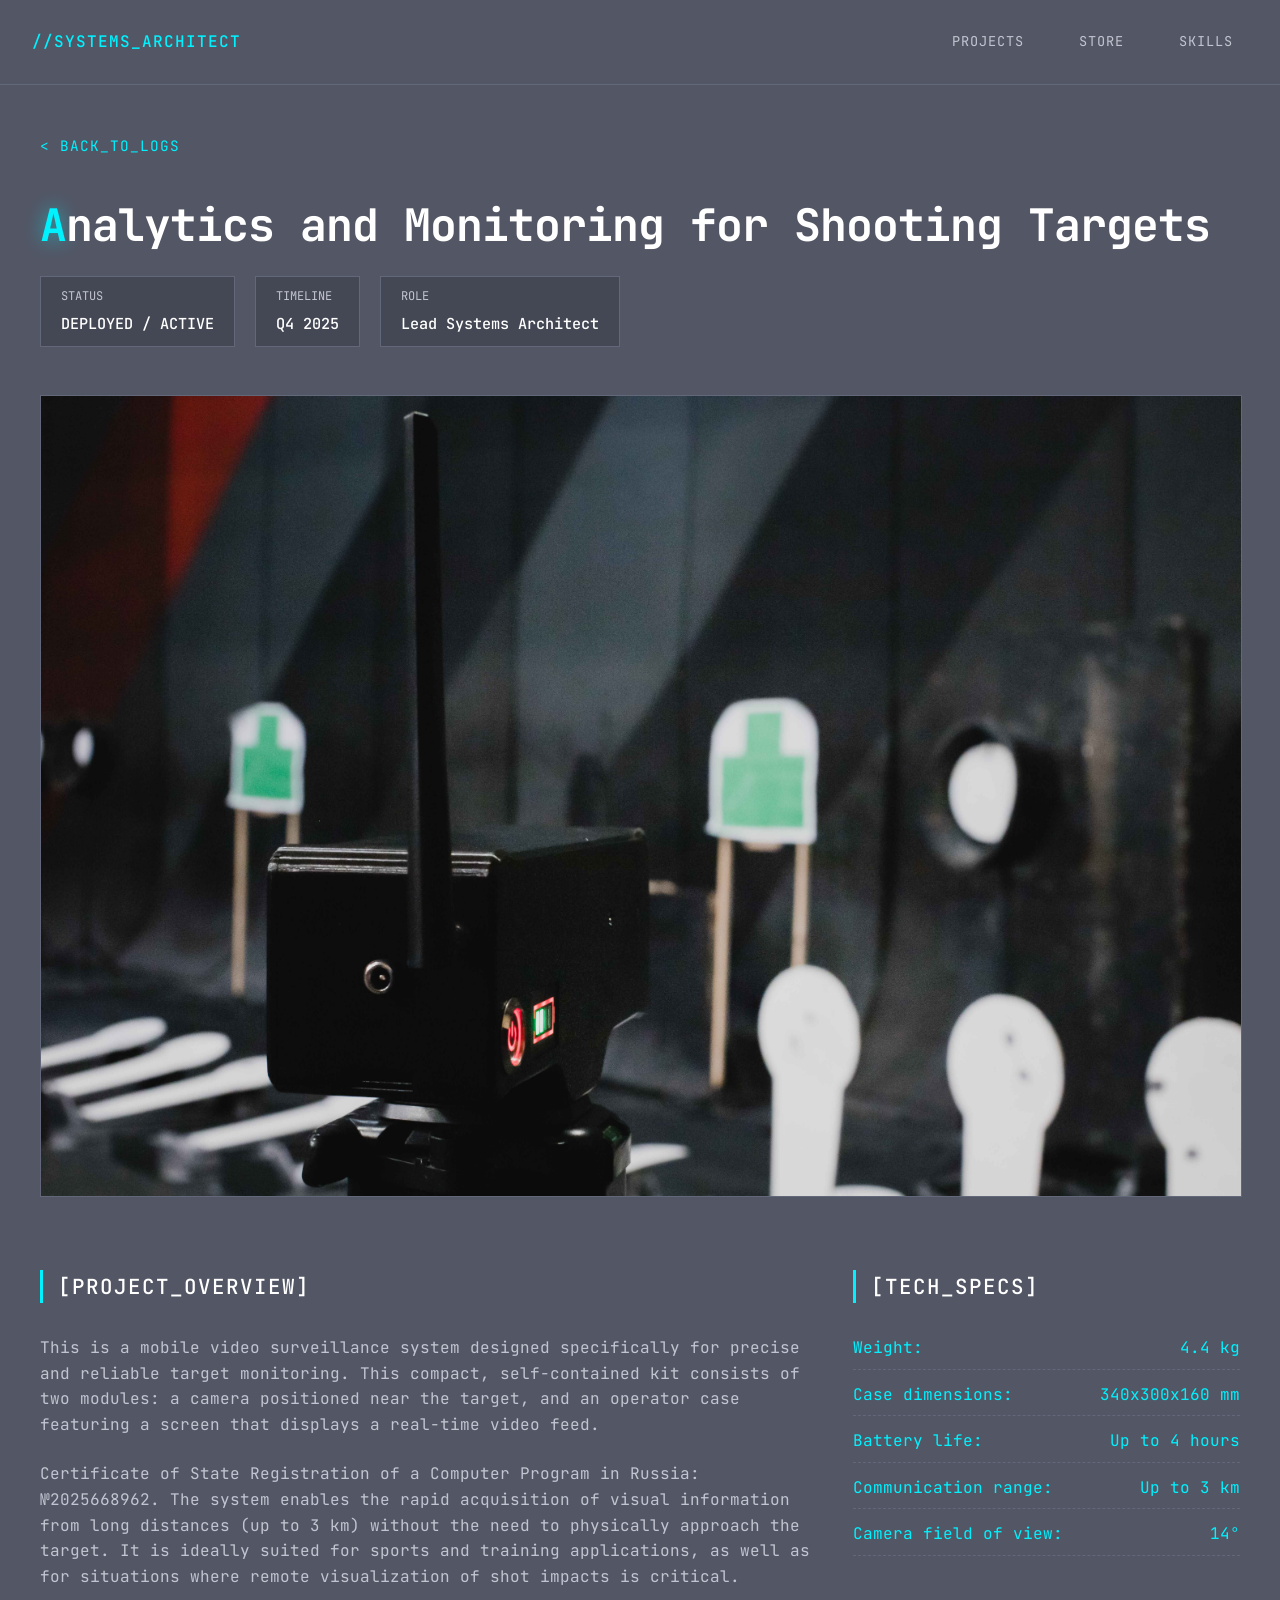
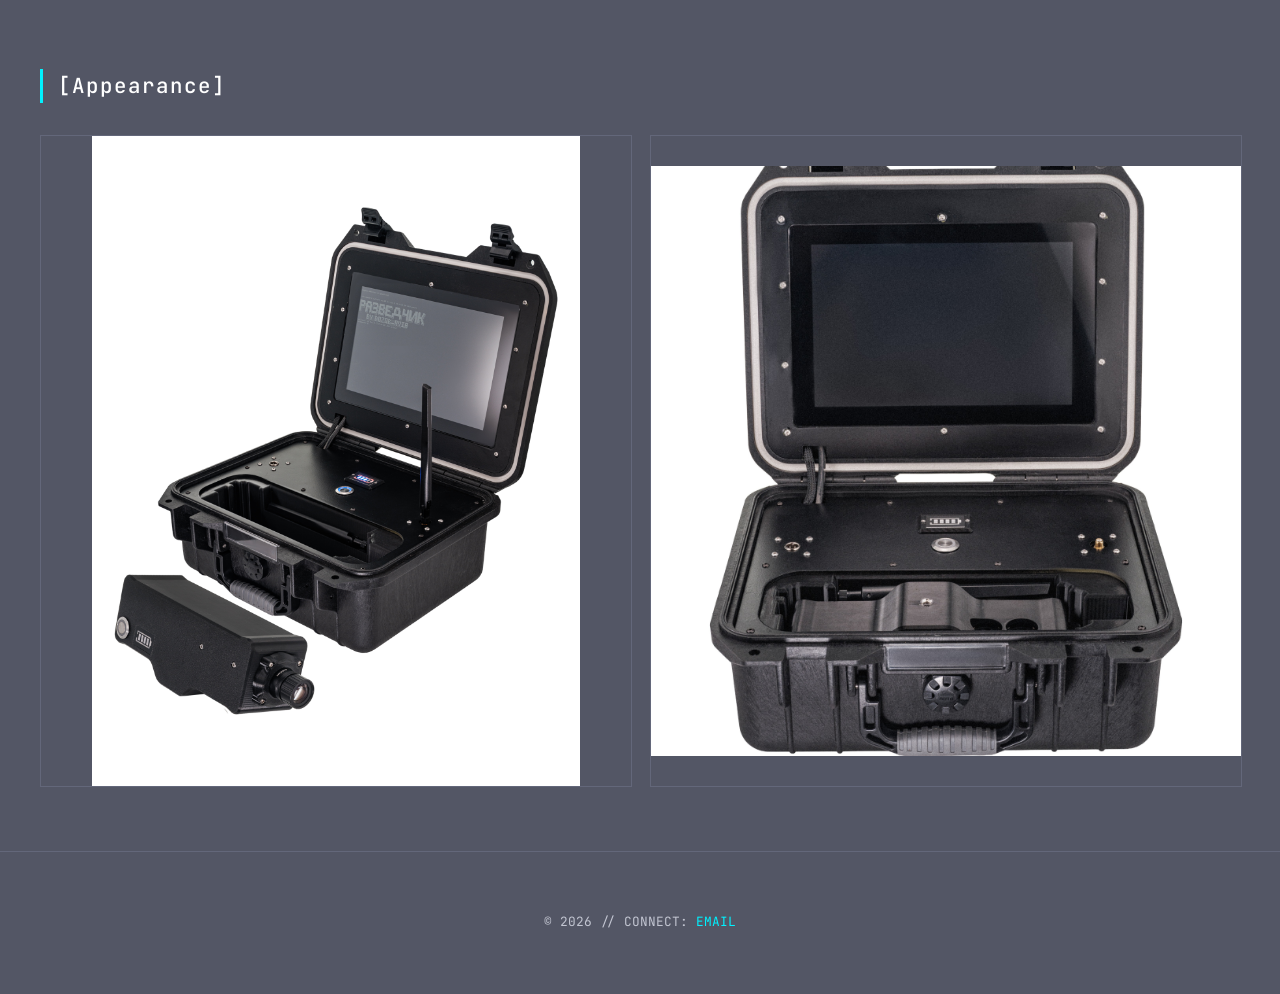
<file: analytics-for-target-shooting/index.html>
<!DOCTYPE html>
<html lang="en" style="scroll-behavior: smooth;">
<head>
    <meta charset="UTF-8">
    <meta name="viewport" content="width=device-width, initial-scale=1.0">
    <title>Analytics and Monitoring for Shooting Targets | Case Study</title>
    <link rel="stylesheet" href="../style.css">
    <link href="https://fonts.googleapis.com/css2?family=JetBrains+Mono:wght@300;500&display=swap" rel="stylesheet">
    <style>
        /* Дополнительные стили для страницы проекта */
        .back-link {
            display: inline-block;
            margin-bottom: 2rem;
            font-size: 0.9rem;
            letter-spacing: 1px;
            transition: all 0.3s ease;
        }
        .back-link:hover {
            text-shadow: 0 0 10px var(--accent);
        }
        .project-meta {
            display: flex;
            gap: 20px;
            margin-bottom: 3rem;
            flex-wrap: wrap;
        }
        .meta-item {
            border: 1px solid var(--border-color);
            padding: 10px 20px;
            background: var(--card-bg);
        }
        .meta-item span {
            display: block;
            font-size: 0.75rem;
            color: var(--dim);
            margin-bottom: 5px;
            text-transform: uppercase;
        }
        .meta-item p {
            margin: 0;
            font-weight: 500;
            color: var(--text);
            font-size: 0.95rem;
        }
        .project-main-img {
            width: 100%;
            max-height: 800px;
            object-fit: cover;
            border: 1px solid var(--border-color);
            margin-bottom: 3rem;
        }
        .project-description {
            display: grid;
            grid-template-columns: 2fr 1fr;
            gap: 40px;
            margin-bottom: 4rem;
        }
        .tech-spec-list li {
            display: flex;
            justify-content: space-between;
            border-bottom: 1px dashed var(--border-color);
            padding-bottom: 8px;
        }
        .tech-spec-list li .spec-value {
            color: var(--accent);
        }
        @media (max-width: 768px) {
            .project-description {
                grid-template-columns: 1fr;
            }
        }
    </style>
</head>
<body>
    <div class="scanline"></div>
    
    <nav>
        <div class="logo">//SYSTEMS_ARCHITECT</div>
        <div class="links">
            <a href="../index.html#projects">PROJECTS</a>
            <a href="../index.html#store">STORE</a>
            <a href="../index.html#skills">SKILLS</a>
        </div>
    </nav>

    <section style="padding-top: 3rem;">
        <a href="../index.html#projects" class="back-link">&lt; BACK_TO_LOGS</a>

        <div class="case-header" style="margin-bottom: 1rem;">
            <h1 style="font-size: 2.8rem; text-align: left; margin: 0;">Analytics and Monitoring for Shooting Targets</h1>
            <!--<span class="tag" style="font-size: 0.8rem; padding: 4px 12px;">GCS / UAV</span> -->
        </div>

        <div class="project-meta">
            <div class="meta-item">
                <span>STATUS</span>
                <p>DEPLOYED / ACTIVE</p>
            </div>
            <div class="meta-item">
                <span>TIMELINE</span>
                <p>Q4 2025</p>
            </div>
            <div class="meta-item">
                <span>ROLE</span>
                <p>Lead Systems Architect</p>
            </div>
        </div>

        <img src="/images/analytics_3.jpg" alt="Autonomous GCS V2 Main Display" class="project-main-img">

        <div class="project-description">
            <div class="text-content">
                <h2>[PROJECT_OVERVIEW]</h2>
                <p style="color: var(--dim); margin-bottom: 1.5rem;">
                    This is a mobile video surveillance system designed specifically for precise and reliable target monitoring. This compact, self-contained kit consists of two modules: a camera positioned near the target, and an operator case featuring a screen that displays a real-time video feed.
                </p>
                <p style="color: var(--dim);">
                    Certificate of State Registration of a Computer Program in Russia: №2025668962. The system enables the rapid acquisition of visual information from long distances (up to 3 km) without the need to physically approach the target. It is ideally suited for sports and training applications, as well as for situations where remote visualization of shot impacts is critical.
                </p>
                
                <!--<h2 style="margin-top: 3rem;">[DEVELOPMENT_LOG]</h2>
                <ul>
                    <li><span>&gt;</span> Phase 1: Structural architecture & custom carbon-composite casing R&D.</li>
                    <li><span>&gt;</span> Phase 2: Integration of proprietary RF switching matrices for multi-band operations.</li>
                    <li><span>&gt;</span> Phase 3: Software layer fine-tuning and telemetry optimization via high-latency backup links.</li>
                </ul> -->
            </div>

            <div class="specs-content">
                <h2>[TECH_SPECS]</h2>
                <ul class="tech-spec-list">
                    <li>
                        <span>Weight:</span>
                        <div class="spec-value">4.4 kg</div>
                    </li>
                    <li>
                        <span>Case dimensions:</span>
                        <div class="spec-value">340x300x160 mm</div>
                    </li>
                    <li>
                        <span>Battery life:</span>
                        <div class="spec-value">Up to 4 hours</div>
                    </li>
                    <li>
                        <span>Communication range:</span>
                        <div class="spec-value">Up to 3 km</div>
                    </li>
                    <li>
                        <span>Camera field of view:</span>
                        <div class="spec-value">14°</div>
                    </li>
                </ul>
            </div>
        </div>

        <h2>[Appearance]</h2>
        <div class="image-pair" style="grid-template-columns: repeat(auto-fit, minmax(300px, 1fr)); gap: 20px;">
            <img src="/images/analytics_2.jpg" alt="Field Test 1" class="project-img" style="filter: none; height: 650px;">
            <img src="/images/analytics_1.jpg" alt="Field Test 2" class="project-img" style="filter: none; height: 650px;">
        </div>
    </section>

    <footer>
        <p>&copy; 2026 // CONNECT: <a href="mailto:7359828@gmail.com" class="email-link"><span class="email-text">7359828@gmail.com</span>EMAIL</a></p>
    </footer>
</body>
</html>
</file>
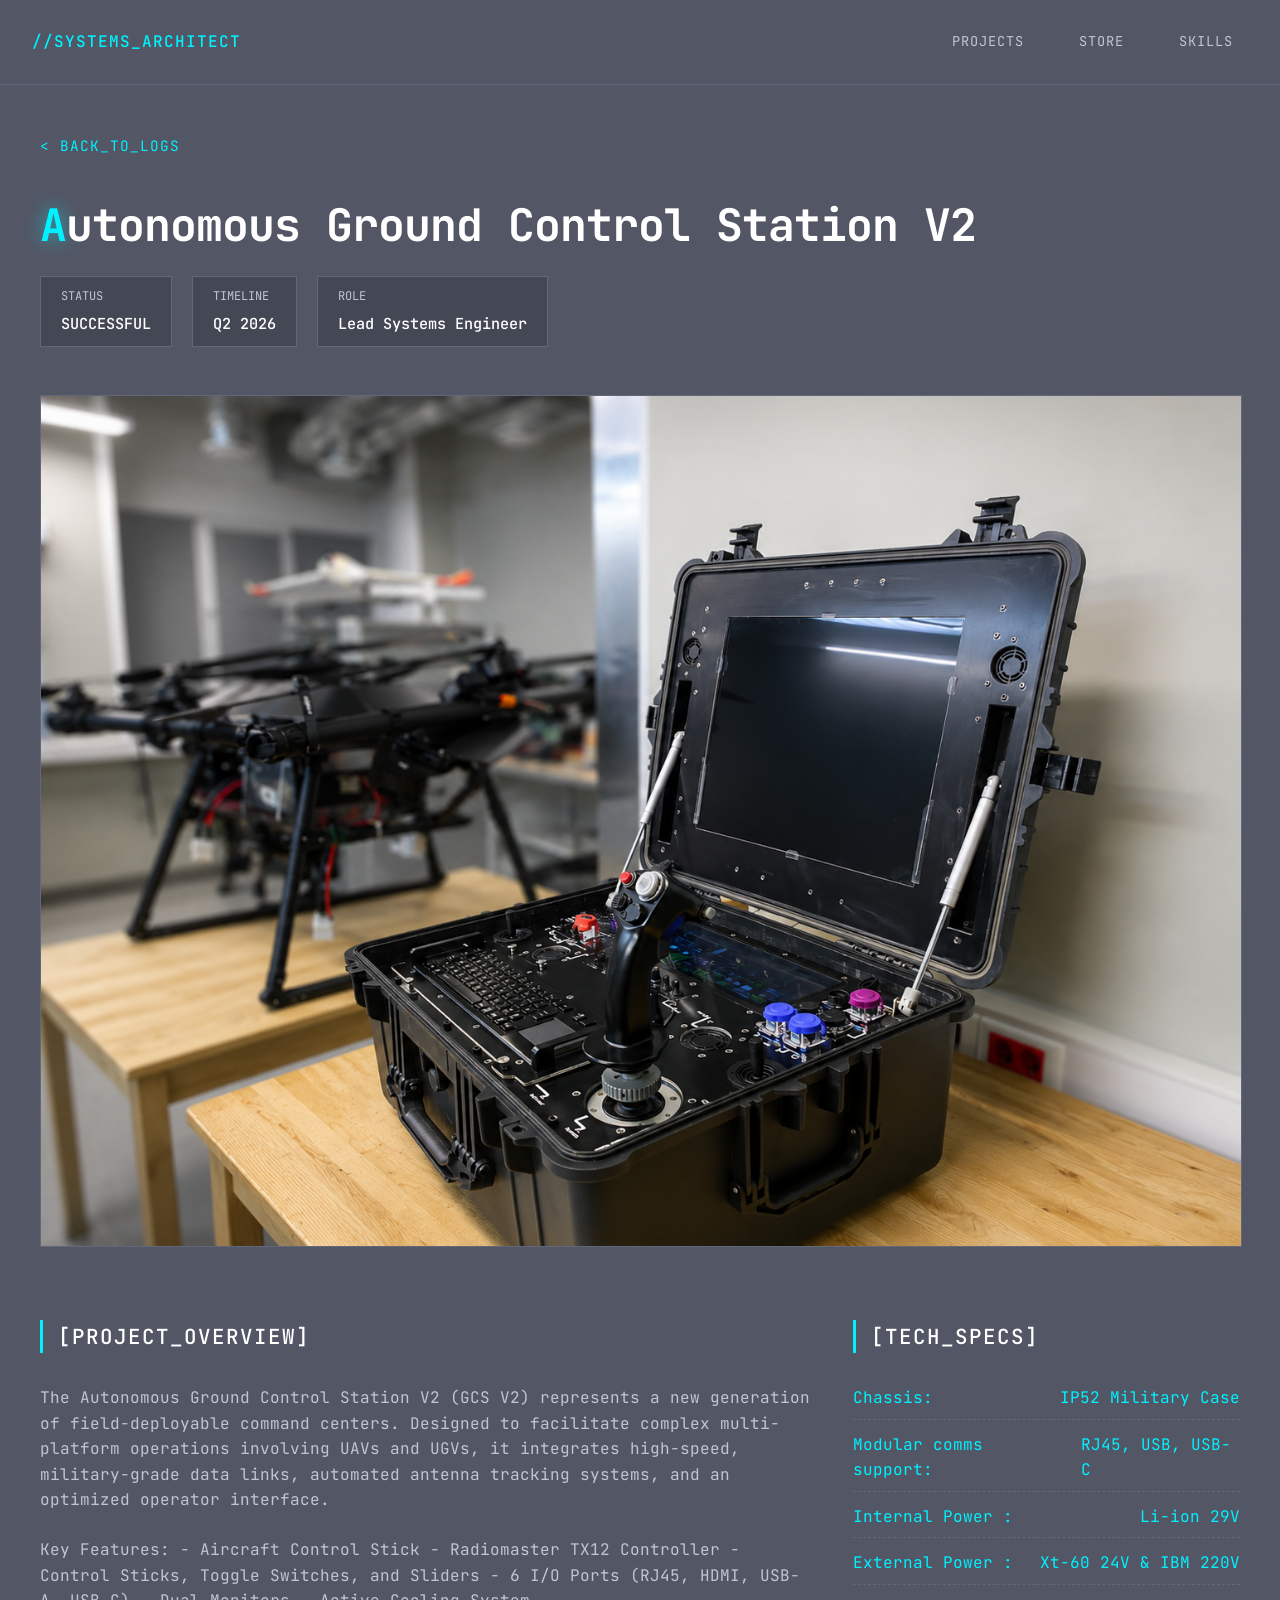
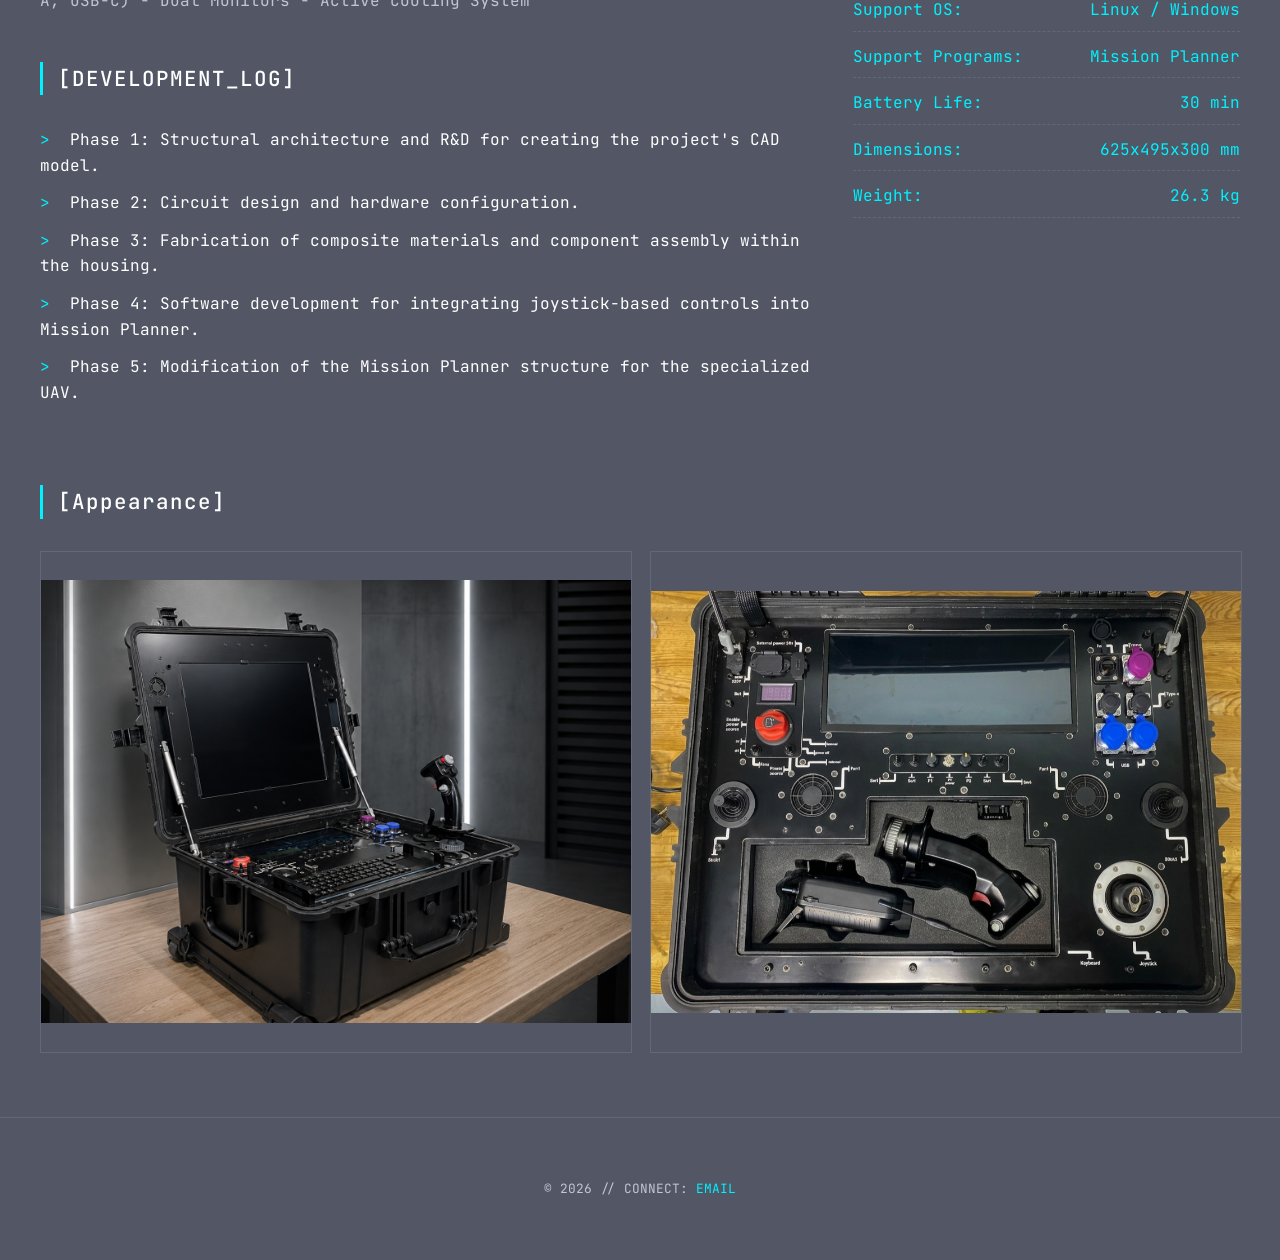
<file: autonomous-gcs-v2/index.html>
<!DOCTYPE html>
<html lang="en" style="scroll-behavior: smooth;">
<head>
    <meta charset="UTF-8">
    <meta name="viewport" content="width=device-width, initial-scale=1.0">
    <title>Autonomous Ground Control Station V2 | Case Study</title>
    <link rel="stylesheet" href="../style.css">
    <link href="https://fonts.googleapis.com/css2?family=JetBrains+Mono:wght@300;500&display=swap" rel="stylesheet">
    <style>
        /* Дополнительные стили для страницы проекта */
        .back-link {
            display: inline-block;
            margin-bottom: 2rem;
            font-size: 0.9rem;
            letter-spacing: 1px;
            transition: all 0.3s ease;
        }
        .back-link:hover {
            text-shadow: 0 0 10px var(--accent);
        }
        .project-meta {
            display: flex;
            gap: 20px;
            margin-bottom: 3rem;
            flex-wrap: wrap;
        }
        .meta-item {
            border: 1px solid var(--border-color);
            padding: 10px 20px;
            background: var(--card-bg);
        }
        .meta-item span {
            display: block;
            font-size: 0.75rem;
            color: var(--dim);
            margin-bottom: 5px;
            text-transform: uppercase;
        }
        .meta-item p {
            margin: 0;
            font-weight: 500;
            color: var(--text);
            font-size: 0.95rem;
        }
        .project-main-img {
            width: 100%;
            max-height: 850px;
            object-fit: cover;
            border: 1px solid var(--border-color);
            margin-bottom: 3rem;
        }
        .project-description {
            display: grid;
            grid-template-columns: 2fr 1fr;
            gap: 40px;
            margin-bottom: 4rem;
        }
        .tech-spec-list li {
            display: flex;
            justify-content: space-between;
            border-bottom: 1px dashed var(--border-color);
            padding-bottom: 8px;
        }
        .tech-spec-list li .spec-value {
            color: var(--accent);
        }
        @media (max-width: 768px) {
            .project-description {
                grid-template-columns: 1fr;
            }
        }
    </style>
</head>
<body>
    <div class="scanline"></div>
    
    <nav>
        <div class="logo">//SYSTEMS_ARCHITECT</div>
        <div class="links">
            <a href="../index.html#projects">PROJECTS</a>
            <a href="../index.html#store">STORE</a>
            <a href="../index.html#skills">SKILLS</a>
        </div>
    </nav>

    <section style="padding-top: 3rem;">
        <a href="../index.html#projects" class="back-link">&lt; BACK_TO_LOGS</a>

        <div class="case-header" style="margin-bottom: 1rem;">
            <h1 style="font-size: 2.8rem; text-align: left; margin: 0;">Autonomous Ground Control Station V2</h1>
            <!--<span class="tag" style="font-size: 0.8rem; padding: 4px 12px;">GCS / UAV</span> -->
        </div>

        <div class="project-meta">
            <div class="meta-item">
                <span>STATUS</span>
                <p>SUCCESSFUL</p>
            </div>
            <div class="meta-item">
                <span>TIMELINE</span>
                <p>Q2 2026</p>
            </div>
            <div class="meta-item">
                <span>ROLE</span>
                <p> Lead Systems Engineer</p>
            </div>
        </div>

        <img src="/images/gcs_v2_3.jpg" alt="Autonomous GCS V2 Main Display" class="project-main-img">

        <div class="project-description">
            <div class="text-content">
                <h2>[PROJECT_OVERVIEW]</h2>
                <p style="color: var(--dim); margin-bottom: 1.5rem;">
                    The Autonomous Ground Control Station V2 (GCS V2) represents a new generation of field-deployable command centers. Designed to facilitate complex multi-platform operations involving UAVs and UGVs, it integrates high-speed, military-grade data links, automated antenna tracking systems, and an optimized operator interface.
                </p>
                <p style="color: var(--dim);">
                    Key Features:
                    - Aircraft Control Stick
                    - Radiomaster TX12 Controller
                    - Control Sticks, Toggle Switches, and Sliders
                    - 6 I/O Ports (RJ45, HDMI, USB-A, USB-C)
                    - Dual Monitors
                    - Active Cooling System
                </p>
                
                <h2 style="margin-top: 3rem;">[DEVELOPMENT_LOG]</h2>
                <ul>
                    <li><span>&gt;</span> Phase 1: Structural architecture and R&D for creating the project's CAD model.</li>
                    <li><span>&gt;</span> Phase 2: Circuit design and hardware configuration.</li>
                    <li><span>&gt;</span> Phase 3: Fabrication of composite materials and component assembly within the housing.</li>
                    <li><span>&gt;</span> Phase 4: Software development for integrating joystick-based controls into Mission Planner.</li>
                    <li><span>&gt;</span> Phase 5: Modification of the Mission Planner structure for the specialized UAV.</li>
                </ul>
            </div>

            <div class="specs-content">
                <h2>[TECH_SPECS]</h2>
                <ul class="tech-spec-list">
                    <li>
                        <span>Chassis:</span>
                        <div class="spec-value">IP52 Military Case</div>
                    </li>
                    <li>
                        <span>Modular comms support:</span>
                        <div class="spec-value">RJ45, USB, USB-C </div>
                    </li>
                    <li>
                        <span>Internal Power :</span>
                        <div class="spec-value">Li-ion 29V </div>
                    </li>
                     <li>
                        <span>External Power :</span>
                        <div class="spec-value">Xt-60 24V & IBM 220V </div>
                    </li>
                    <li>
                        <span>Support OS:</span>
                        <div class="spec-value">Linux / Windows</div>
                    </li>
                        <li>
                        <span>Support Programs:</span>
                        <div class="spec-value">Mission Planner</div>
                    </li>
                    <li>
                        <span>Battery Life:</span>
                        <div class="spec-value">30 min</div>
                    </li>
                    <li>
                        <span>Dimensions:</span>
                        <div class="spec-value">625х495х300 mm</div>
                    </li>
                    <li>
                        <span>Weight:</span>
                        <div class="spec-value">26.3 kg</div>
                    </li>
                </ul>
            </div>
        </div>

        <h2>[Appearance]</h2>
        <div class="image-pair" style="grid-template-columns: repeat(auto-fit, minmax(300px, 1fr)); gap: 20px;">
            <img src="/images/gcs_v2_2.jpg" alt="Field Test 1" class="project-img" style="filter: none; height: 500px;">
            <img src="/images/gcs_v2_4.jpg" alt="Field Test 2" class="project-img" style="filter: none; height: 500px;">
        </div>
    </section>

    <footer>
        <p>&copy; 2026 // CONNECT: <a href="mailto:7359828@gmail.com" class="email-link"><span class="email-text">7359828@gmail.com</span>EMAIL</a></p>
    </footer>
</body>
</html>
</file>
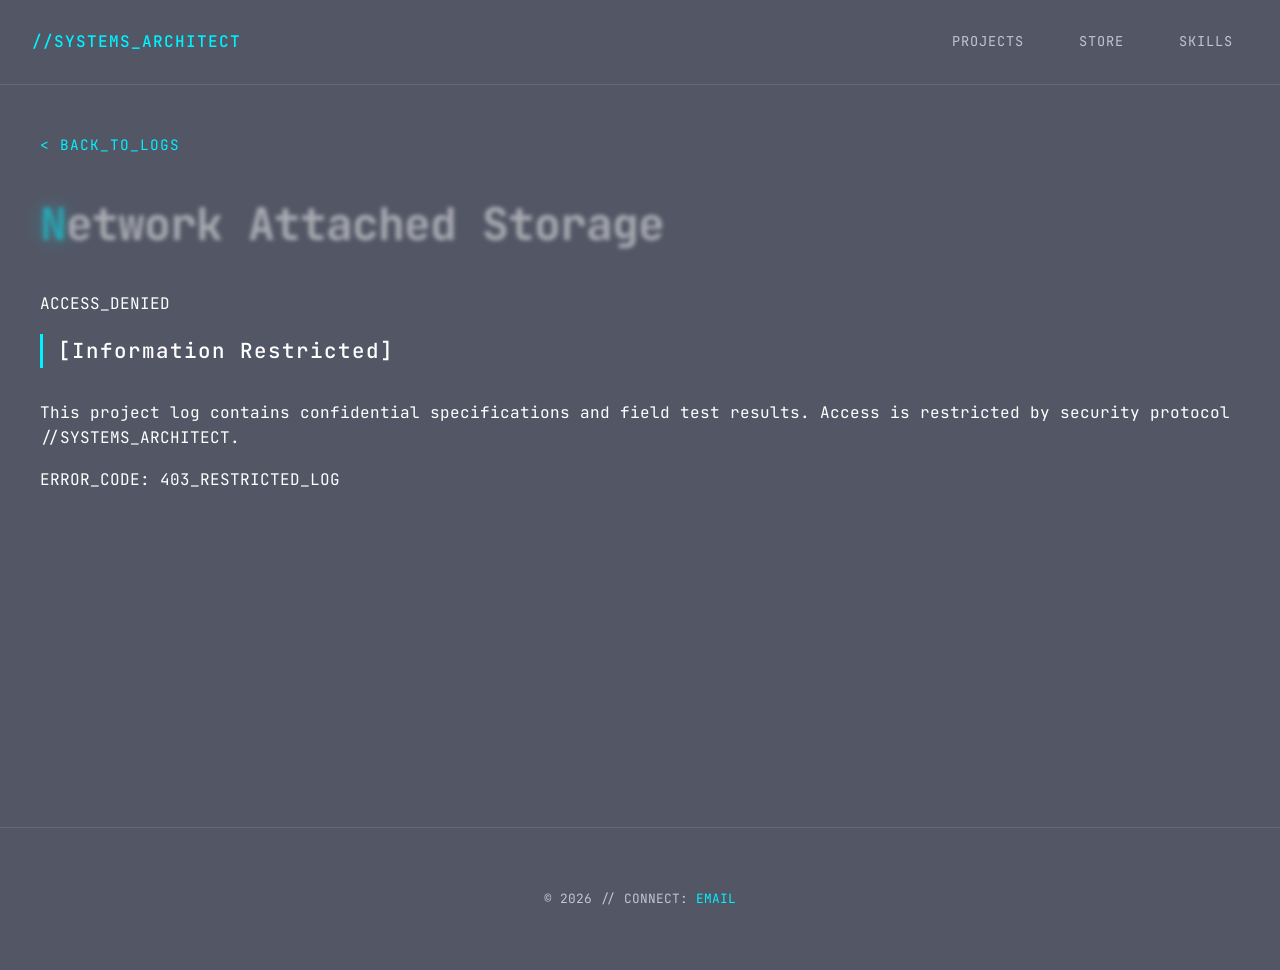
<file: network-attached-storage/index.html>
<!DOCTYPE html>
<html lang="en" style="scroll-behavior: smooth;">
<head>
    <meta charset="UTF-8">
    <meta name="viewport" content="width=device-width, initial-scale=1.0">
    <title>Network Attached Storage | Case Study</title>
    <link rel="stylesheet" href="../style.css">
    <link href="https://fonts.googleapis.com/css2?family=JetBrains+Mono:wght@300;500&display=swap" rel="stylesheet">
    <style>
        /* Дополнительные стили для страницы проекта */
        .back-link {
            display: inline-block;
            margin-bottom: 2rem;
            font-size: 0.9rem;
            letter-spacing: 1px;
            transition: all 0.3s ease;
        }
        .back-link:hover {
            text-shadow: 0 0 10px var(--accent);
        }
        .project-meta {
            display: flex;
            gap: 20px;
            margin-bottom: 3rem;
            flex-wrap: wrap;
        }
        .meta-item {
            border: 1px solid var(--border-color);
            padding: 10px 20px;
            background: var(--card-bg);
        }
        .meta-item span {
            display: block;
            font-size: 0.75rem;
            color: var(--dim);
            margin-bottom: 5px;
            text-transform: uppercase;
        }
        .meta-item p {
            margin: 0;
            font-weight: 500;
            color: var(--text);
            font-size: 0.95rem;
        }
        .project-main-img {
            width: 100%;
            max-height: 500px;
            object-fit: cover;
            border: 1px solid var(--border-color);
            margin-bottom: 3rem;
        }
        .project-description {
            display: grid;
            grid-template-columns: 2fr 1fr;
            gap: 40px;
            margin-bottom: 4rem;
        }
        .tech-spec-list li {
            display: flex;
            justify-content: space-between;
            border-bottom: 1px dashed var(--border-color);
            padding-bottom: 8px;
        }
        .tech-spec-list li .spec-value {
            color: var(--accent);
        }
        @media (max-width: 768px) {
            .project-description {
                grid-template-columns: 1fr;
            }
        }
    </style>
</head>
<body>
    <div class="scanline"></div>
    
    <nav>
        <div class="logo">//SYSTEMS_ARCHITECT</div>
        <div class="links">
            <a href="../index.html#projects">PROJECTS</a>
            <a href="../index.html#store">STORE</a>
            <a href="../index.html#skills">SKILLS</a>
        </div>
    </nav>
<section style="padding-top: 3rem; min-height: 70vh; display: flex; flex-direction: column;">
        <a href="../index.html#projects" class="back-link">&lt; BACK_TO_LOGS</a>

        <div class="case-header" style="margin-bottom: 2rem;">
            <h1 style="font-size: 2.8rem; text-align: left; margin: 0; filter: blur(2px); opacity: 0.5; user-select: none;">
                Network Attached Storage
            </h1>
        </div>

        <div class="classified-container">
            <div class="classified-badge">ACCESS_DENIED</div>
            <h2 class="classified-title">[Information Restricted]</h2>
            <p class="classified-text">
                This project log contains confidential specifications and field test results. 
                Access is restricted by security protocol //SYSTEMS_ARCHITECT.
            </p>
            <div class="classified-status">ERROR_CODE: 403_RESTRICTED_LOG</div>
        </div>
    </section>

    <footer>
        <p>&copy; 2026 // CONNECT: <a href="mailto:7359828@gmail.com" class="email-link"><span class="email-text">7359828@gmail.com</span>EMAIL</a></p>
    </footer>
</body>
</html>
</file>
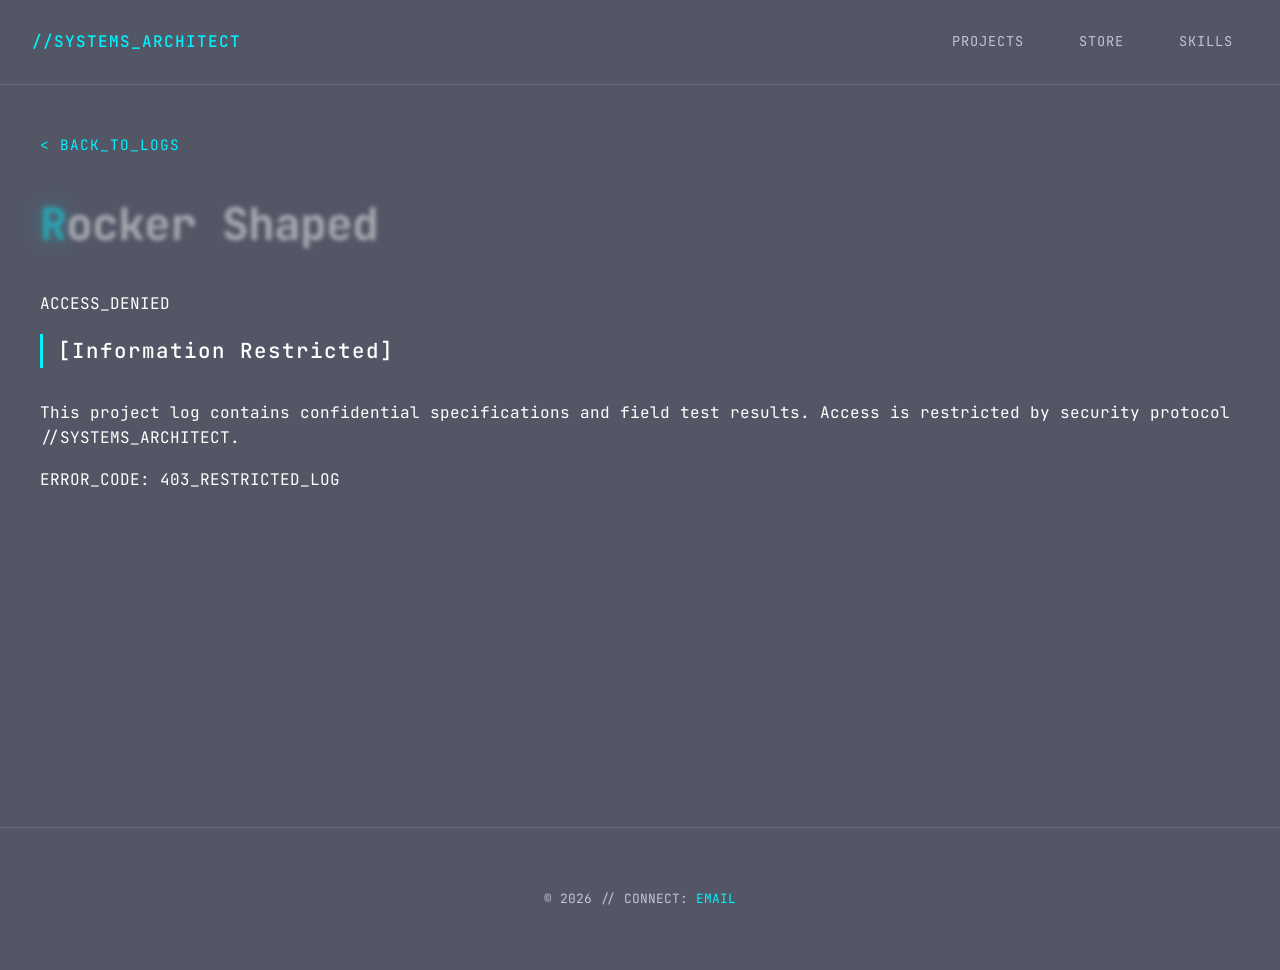
<file: rocket-shaped-vtol-uav/index.html>
<!DOCTYPE html>
<html lang="en" style="scroll-behavior: smooth;">
<head>
    <meta charset="UTF-8">
    <meta name="viewport" content="width=device-width, initial-scale=1.0">
    <title>Rocket-Shaped | Case Study</title>
    <link rel="stylesheet" href="../style.css">
    <link href="https://fonts.googleapis.com/css2?family=JetBrains+Mono:wght@300;500&display=swap" rel="stylesheet">
    <style>
        /* Дополнительные стили для страницы проекта */
        .back-link {
            display: inline-block;
            margin-bottom: 2rem;
            font-size: 0.9rem;
            letter-spacing: 1px;
            transition: all 0.3s ease;
        }
        .back-link:hover {
            text-shadow: 0 0 10px var(--accent);
        }
        .project-meta {
            display: flex;
            gap: 20px;
            margin-bottom: 3rem;
            flex-wrap: wrap;
        }
        .meta-item {
            border: 1px solid var(--border-color);
            padding: 10px 20px;
            background: var(--card-bg);
        }
        .meta-item span {
            display: block;
            font-size: 0.75rem;
            color: var(--dim);
            margin-bottom: 5px;
            text-transform: uppercase;
        }
        .meta-item p {
            margin: 0;
            font-weight: 500;
            color: var(--text);
            font-size: 0.95rem;
        }
        .project-main-img {
            width: 100%;
            max-height: 500px;
            object-fit: cover;
            border: 1px solid var(--border-color);
            margin-bottom: 3rem;
        }
        .project-description {
            display: grid;
            grid-template-columns: 2fr 1fr;
            gap: 40px;
            margin-bottom: 4rem;
        }
        .tech-spec-list li {
            display: flex;
            justify-content: space-between;
            border-bottom: 1px dashed var(--border-color);
            padding-bottom: 8px;
        }
        .tech-spec-list li .spec-value {
            color: var(--accent);
        }
        @media (max-width: 768px) {
            .project-description {
                grid-template-columns: 1fr;
            }
        }
    </style>
</head>
<body>
    <div class="scanline"></div>
    
    <nav>
        <div class="logo">//SYSTEMS_ARCHITECT</div>
        <div class="links">
            <a href="../index.html#projects">PROJECTS</a>
            <a href="../index.html#store">STORE</a>
            <a href="../index.html#skills">SKILLS</a>
        </div>
    </nav>
<section style="padding-top: 3rem; min-height: 70vh; display: flex; flex-direction: column;">
        <a href="../index.html#projects" class="back-link">&lt; BACK_TO_LOGS</a>

        <div class="case-header" style="margin-bottom: 2rem;">
            <h1 style="font-size: 2.8rem; text-align: left; margin: 0; filter: blur(2px); opacity: 0.5; user-select: none;">
                Rocker Shaped
            </h1>
        </div>

        <div class="classified-container">
            <div class="classified-badge">ACCESS_DENIED</div>
            <h2 class="classified-title">[Information Restricted]</h2>
            <p class="classified-text">
                This project log contains confidential specifications and field test results. 
                Access is restricted by security protocol //SYSTEMS_ARCHITECT.
            </p>
            <div class="classified-status">ERROR_CODE: 403_RESTRICTED_LOG</div>
        </div>
    </section>

    <footer>
        <p>&copy; 2026 // CONNECT: <a href="mailto:7359828@gmail.com" class="email-link"><span class="email-text">7359828@gmail.com</span>EMAIL</a></p>
    </footer>
</body>
</html>
</file>
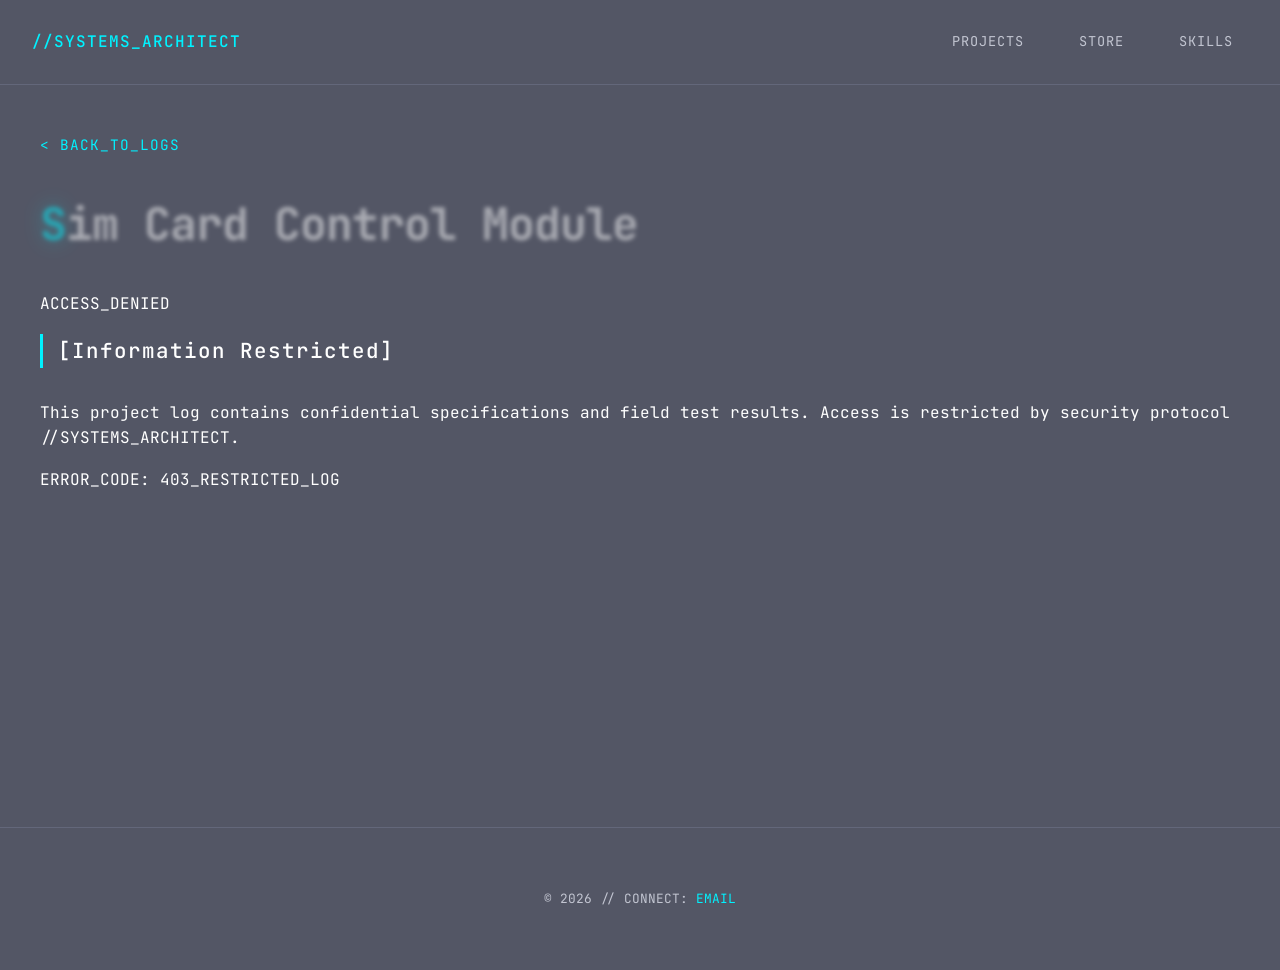
<file: sim-card-control-module/index.html>
<!DOCTYPE html>
<html lang="en" style="scroll-behavior: smooth;">
<head>
    <meta charset="UTF-8">
    <meta name="viewport" content="width=device-width, initial-scale=1.0">
    <title>Sim Card Control Module | Case Study</title>
    <link rel="stylesheet" href="../style.css">
    <link href="https://fonts.googleapis.com/css2?family=JetBrains+Mono:wght@300;500&display=swap" rel="stylesheet">
    <style>
        /* Дополнительные стили для страницы проекта */
        .back-link {
            display: inline-block;
            margin-bottom: 2rem;
            font-size: 0.9rem;
            letter-spacing: 1px;
            transition: all 0.3s ease;
        }
        .back-link:hover {
            text-shadow: 0 0 10px var(--accent);
        }
        .project-meta {
            display: flex;
            gap: 20px;
            margin-bottom: 3rem;
            flex-wrap: wrap;
        }
        .meta-item {
            border: 1px solid var(--border-color);
            padding: 10px 20px;
            background: var(--card-bg);
        }
        .meta-item span {
            display: block;
            font-size: 0.75rem;
            color: var(--dim);
            margin-bottom: 5px;
            text-transform: uppercase;
        }
        .meta-item p {
            margin: 0;
            font-weight: 500;
            color: var(--text);
            font-size: 0.95rem;
        }
        .project-main-img {
            width: 100%;
            max-height: 500px;
            object-fit: cover;
            border: 1px solid var(--border-color);
            margin-bottom: 3rem;
        }
        .project-description {
            display: grid;
            grid-template-columns: 2fr 1fr;
            gap: 40px;
            margin-bottom: 4rem;
        }
        .tech-spec-list li {
            display: flex;
            justify-content: space-between;
            border-bottom: 1px dashed var(--border-color);
            padding-bottom: 8px;
        }
        .tech-spec-list li .spec-value {
            color: var(--accent);
        }
        @media (max-width: 768px) {
            .project-description {
                grid-template-columns: 1fr;
            }
        }
    </style>
</head>
<body>
    <div class="scanline"></div>
    
    <nav>
        <div class="logo">//SYSTEMS_ARCHITECT</div>
        <div class="links">
            <a href="../index.html#projects">PROJECTS</a>
            <a href="../index.html#store">STORE</a>
            <a href="../index.html#skills">SKILLS</a>
        </div>
    </nav>
<section style="padding-top: 3rem; min-height: 70vh; display: flex; flex-direction: column;">
        <a href="../index.html#projects" class="back-link">&lt; BACK_TO_LOGS</a>

        <div class="case-header" style="margin-bottom: 2rem;">
            <h1 style="font-size: 2.8rem; text-align: left; margin: 0; filter: blur(2px); opacity: 0.5; user-select: none;">
                Sim Card Control Module
            </h1>
        </div>

        <div class="classified-container">
            <div class="classified-badge">ACCESS_DENIED</div>
            <h2 class="classified-title">[Information Restricted]</h2>
            <p class="classified-text">
                This project log contains confidential specifications and field test results. 
                Access is restricted by security protocol //SYSTEMS_ARCHITECT.
            </p>
            <div class="classified-status">ERROR_CODE: 403_RESTRICTED_LOG</div>
        </div>
    </section>

    <footer>
        <p>&copy; 2026 // CONNECT: <a href="mailto:7359828@gmail.com" class="email-link"><span class="email-text">7359828@gmail.com</span>EMAIL</a></p>
    </footer>
</body>
</html>
</file>
<file: style.css>
:root {
    --bg: #535665;       /* Тот самый идеальный аспидно-серый стальной фон */
    --card-bg: #444754;  /* Более глубокий оттенок для объема карточек */
    --accent: #00f2ff;   /* Фирменный неоновый циан */
    --text: #ffffff;     /* Чистый контрастный белый для идеального чтения */
    --dim: #c2c5d1;      /* Мягкий светлый металл для второстепенного текста */
    --border-color: #63677a; /* Технологичные швы, аккуратно разделяющие блоки */
}

body {
    background-color: var(--bg);
    color: var(--text);
    font-family: 'JetBrains Mono', monospace;
    margin: 0;
    line-height: 1.6;
    overflow-x: hidden;
}

/* Futuristic Scanline Effect */
.scanline {
    width: 100%;
    height: 100px;
    z-index: 9999;
    background: linear-gradient(0deg, rgba(0, 242, 255, 0.05) 0%, rgba(255, 255, 255, 0) 100%);
    opacity: 0.1;
    position: fixed;
    bottom: 100%;
    animation: scan 4s linear infinite;
    pointer-events: none;
}

@keyframes scan {
    0% { bottom: 100%; }
    100% { bottom: -100px; }
}

nav {
    display: flex;
    justify-content: space-between;
    align-items: center;
    padding: 1.5rem 2rem;
    border-bottom: 1px solid var(--border-color);
}

nav .logo {
    font-weight: 500;
    letter-spacing: 1px;
    color: var(--accent);
}

nav .links {
    display: flex;
    gap: 25px; 
    align-items: center;
}

nav .links a {
    font-size: 0.85rem;
    letter-spacing: 1px;
    padding: 6px 14px;
    border: 1px solid transparent;
    transition: all 0.3s ease;
    color: var(--dim);
}

nav .links a:hover {
    color: var(--accent);
    border-color: var(--accent);
    box-shadow: 0 0 10px rgba(0, 242, 255, 0.2);
}

header {
    padding: 120px 2rem;
    text-align: center;
}

h1 {
    font-size: 3.5rem;
    letter-spacing: -1px;
    color: var(--text);
    margin-bottom: 10px;
}

h1::first-letter {
    color: var(--accent);
    text-shadow: 0 0 20px rgba(0, 242, 255, 0.6);
}

.subtitle {
    color: var(--dim);
    font-size: 1rem;
    max-width: 750px; /*600 было*/ 
    margin: 0 auto;
    letter-spacing: 0.5px;
    white-space: normal; /*nowrap*/ 
}

h2 { 
    color: var(--text);
    font-size: 1.3rem;
    font-weight: 500;
    letter-spacing: 2px;
    border-left: 3px solid var(--accent); 
    padding-left: 15px; 
    margin-bottom: 2rem;
}

h3 {
    font-size: 1.1rem;
    font-weight: 500;
    margin: 0;
    color: var(--text);
}

.grid {
    display: grid;
    grid-template-columns: repeat(auto-fill, minmax(min(450px, 100%), 1fr)); /*было 300px auto-fit */ 
    gap: 20px;
    padding: 2rem;
}

.card {
    border: 1px solid var(--border-color);
    padding: 2rem;
    transition: all 0.3s ease;
    background: var(--card-bg);
}

.card:hover {
    border-color: var(--accent);
    transform: translateY(-5px);
    box-shadow: 0 0 15px rgba(0, 242, 255, 0.1);
} 

.product-card {
    display: flex;
    flex-direction: column;
    justify-content: space-between;
    min-height: 480px; 
}

.tag {
    font-size: 0.7rem;
    color: var(--accent);
    border: 1px solid var(--accent);
    padding: 2px 8px;
    text-transform: uppercase;
    white-space: nowrap;
}

section { 
    padding: 4rem 2rem; 
    max-width: 1200px;
    margin: 0 auto;
}

ul { list-style: none; padding: 0; }
li { margin-bottom: 12px; color: var(--text); }
li span { color: var(--accent); margin-right: 10px; }
a { color: var(--accent); text-decoration: none; }

/* Контейнер для пары изображений */
.image-pair {
    display: grid;
    grid-template-columns: 1fr 1fr;
    gap: 10px;
    margin-top: 15px;
}

.project-img {
    width: 100%;
    height: auto; /* Was 250px */  
    object-fit: contain; /* Was cover*/ 
    border: 1px solid var(--border-color);
    filter: grayscale(100%) contrast(1.2); 
    transition: all 0.4s cubic-bezier(0.4, 0, 0.2, 1);
}

.card:hover .project-img {
    filter: grayscale(0%) contrast(1); 
    border-color: var(--accent);
} 

.case-header {
    display: flex;
    justify-content: space-between;
    align-items: flex-start;
    gap: 10px;
    margin-bottom: 15px;
}

.card p {
    color: var(--dim);
    font-size: 0.9rem;
    margin-top: 0;
}

/* Сетка для компетенций */
.skills-services-grid {
    display: grid;
    grid-template-columns: 1fr 1fr; 
    gap: 40px; 
    align-items: start;
}

.skills-column h2, .services-column h2 {
    margin-top: 0;
}

/* Элементы магазина */
.product-footer {
    display: flex;
    justify-content: space-between;
    align-items: center;
    margin-top: 20px;
    padding-top: 15px;
    border-top: 1px dashed var(--border-color);
}

.price {
    font-size: 1.2rem;
    font-weight: 500;
    color: #fff;
}

.buy-btn {
    font-size: 0.8rem;
    color: var(--bg) !important;
    background-color: var(--accent);
    padding: 8px 16px;
    font-weight: 500;
    letter-spacing: 1px;
    transition: all 0.3s ease;
    border: 1px solid var(--accent);
}

.buy-btn:hover {
    background-color: transparent;
    color: var(--accent) !important;
    box-shadow: 0 0 10px rgba(0, 242, 255, 0.4);
}

footer { 
    text-align: center; 
    padding: 3rem 2rem; 
    font-size: 0.8rem; 
    color: var(--dim); 
    border-top: 1px solid var(--border-color);
}

.email-link {
    text-decoration: none;
    display: inline-flex;
    flex-direction: row-reverse; 
    align-items: center;
    overflow: hidden;
    vertical-align: bottom;
}

.email-text {
    max-width: 0;
    opacity: 0;
    white-space: nowrap;
    transition: all 0.5s ease;
    margin-right: 0;
    color: var(--dim); 
    font-size: 0.8rem;
}

.email-link:hover .email-text {
    max-width: 300px; 
    opacity: 1;
    margin-right: 10px; 
}

/* Медиа-запросы (Адаптивность) */
@media (max-width: 800px) {
    .skills-services-grid {
        grid-template-columns: 1fr;
    }
}

@media (max-width: 600px) {
    header {
        padding: 80px 1rem;
    }
    
    h1 {
        font-size: 2.5rem;
    }

    .image-pair {
        grid-template-columns: 1fr;
    }

    .email-text {
        max-width: 300px;
        opacity: 1;
        margin-right: 0;
        margin-bottom: 5px; 
        font-size: 0.75rem;
    }

    .email-link {
        flex-direction: column-reverse; 
        align-items: center;
        display: flex;
    }
    
    footer p {
        display: flex;
        flex-direction: column;
        gap: 15px; 
    }

    nav {
        flex-direction: column; 
        gap: 15px;
        padding: 1.5rem 1rem;
        text-align: center;
    }

    nav .links {
        justify-content: center;
        gap: 12px; 
        width: 100%;
    }

    nav .links a {
        font-size: 0.75rem; 
        border-color: var(--border-color); 
        padding: 5px 10px;
    }

    /* НАШИ НОВЫЕ СТИЛИ: */
    .grid {
        padding: 1rem 0; /* Убираем боковые отступы сетки, освобождая место */
    }
    
    .card {
        padding: 1.25rem; /* Оптимальный отступ внутри карточки для мобильных */
    }
} /* Конец медиа-запроса. Больше никаких лишних скобок ниже быть не должно! */
/* Фикс адаптивности для карточек-ссылок */
.card-link {
    text-decoration: none;
    color: inherit;
    display: block;
    width: 100%;
    box-sizing: border-box;
}

/* Эффект наведения на всю рамку */
.card-link:hover .card {
    border-color: var(--accent);
    box-shadow: 0 0 15px rgba(0, 242, 255, 0.1);
}

.card-link:hover h3 {
    color: var(--accent);
}
</file>
